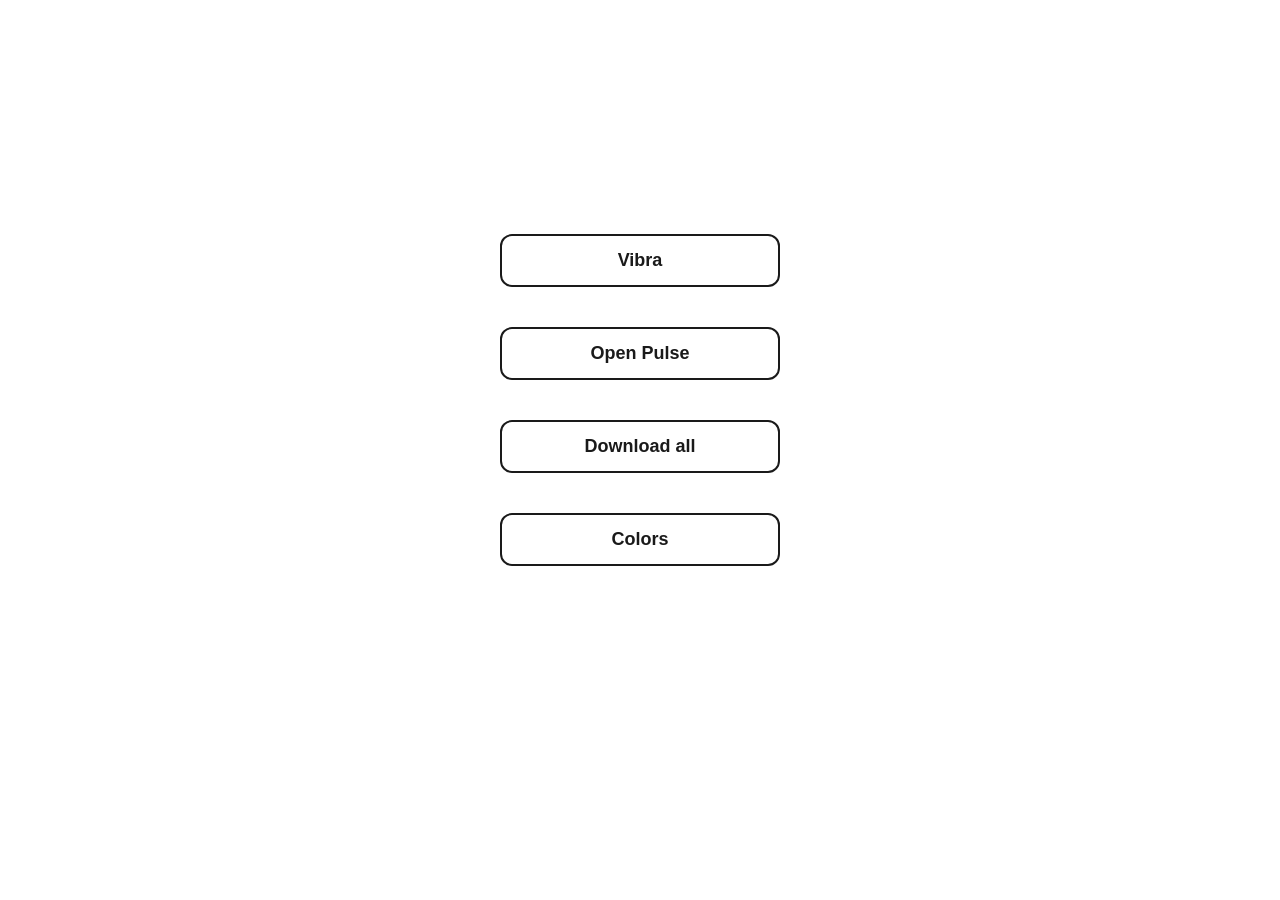
<file: docs/index.html>
<!DOCTYPE html>
<html lang="pt-BR">
<head>
  <meta charset="UTF-8">
  <meta name="viewport" content="width=device-width, initial-scale=1.0">
  <title>Logos</title>
  <link rel="stylesheet" href="style.css">
</head>
<body>
  <div class="container" style="justify-content:center;min-height:80vh;">
    <a href="vibra.html" class="nav-btn">Vibra</a>
    <a href="pulse.html" class="nav-btn">Open Pulse</a>
    <a href="https://media.githubusercontent.com/media/MOPT-UFSC/molde/main/data/all_logos.zip" class="nav-btn" download>Download all</a>
    <a href="colors.html" class="nav-btn">Colors</a>
  </div>
</body>
</html>
</file>
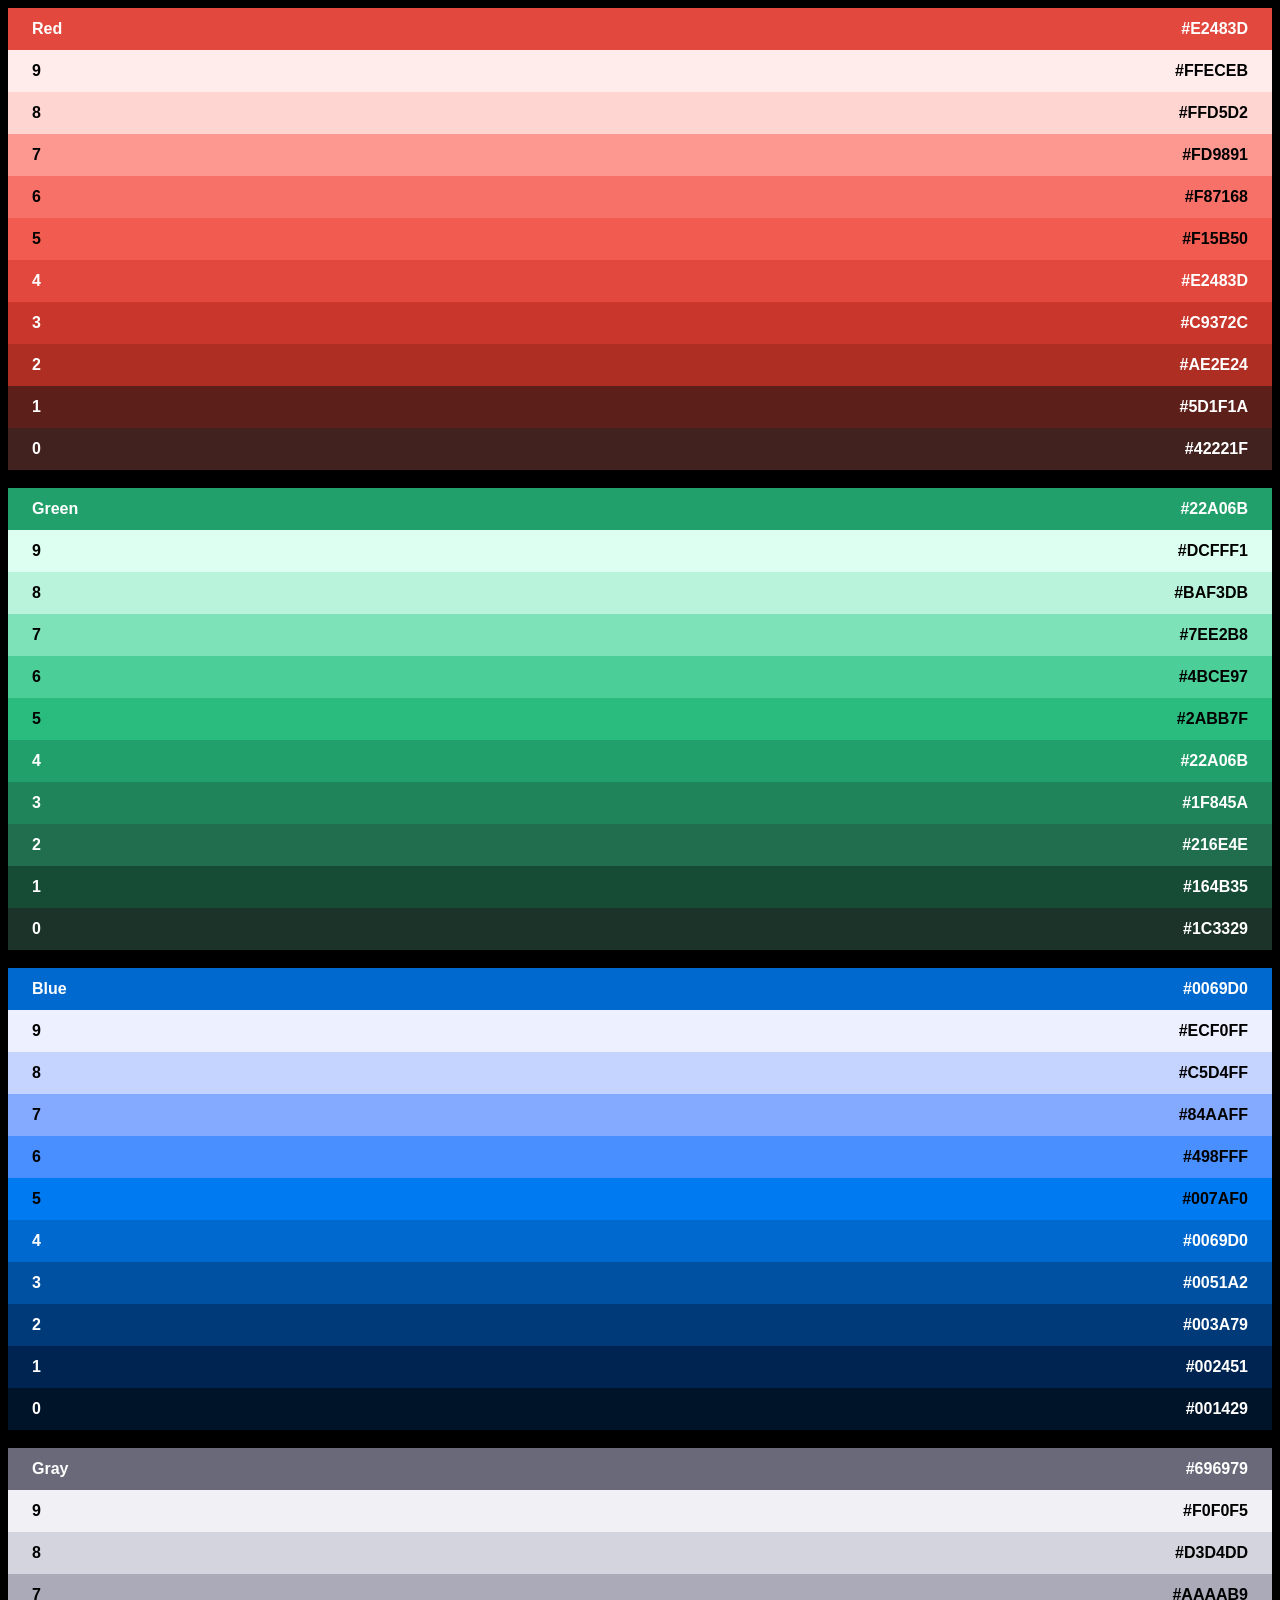
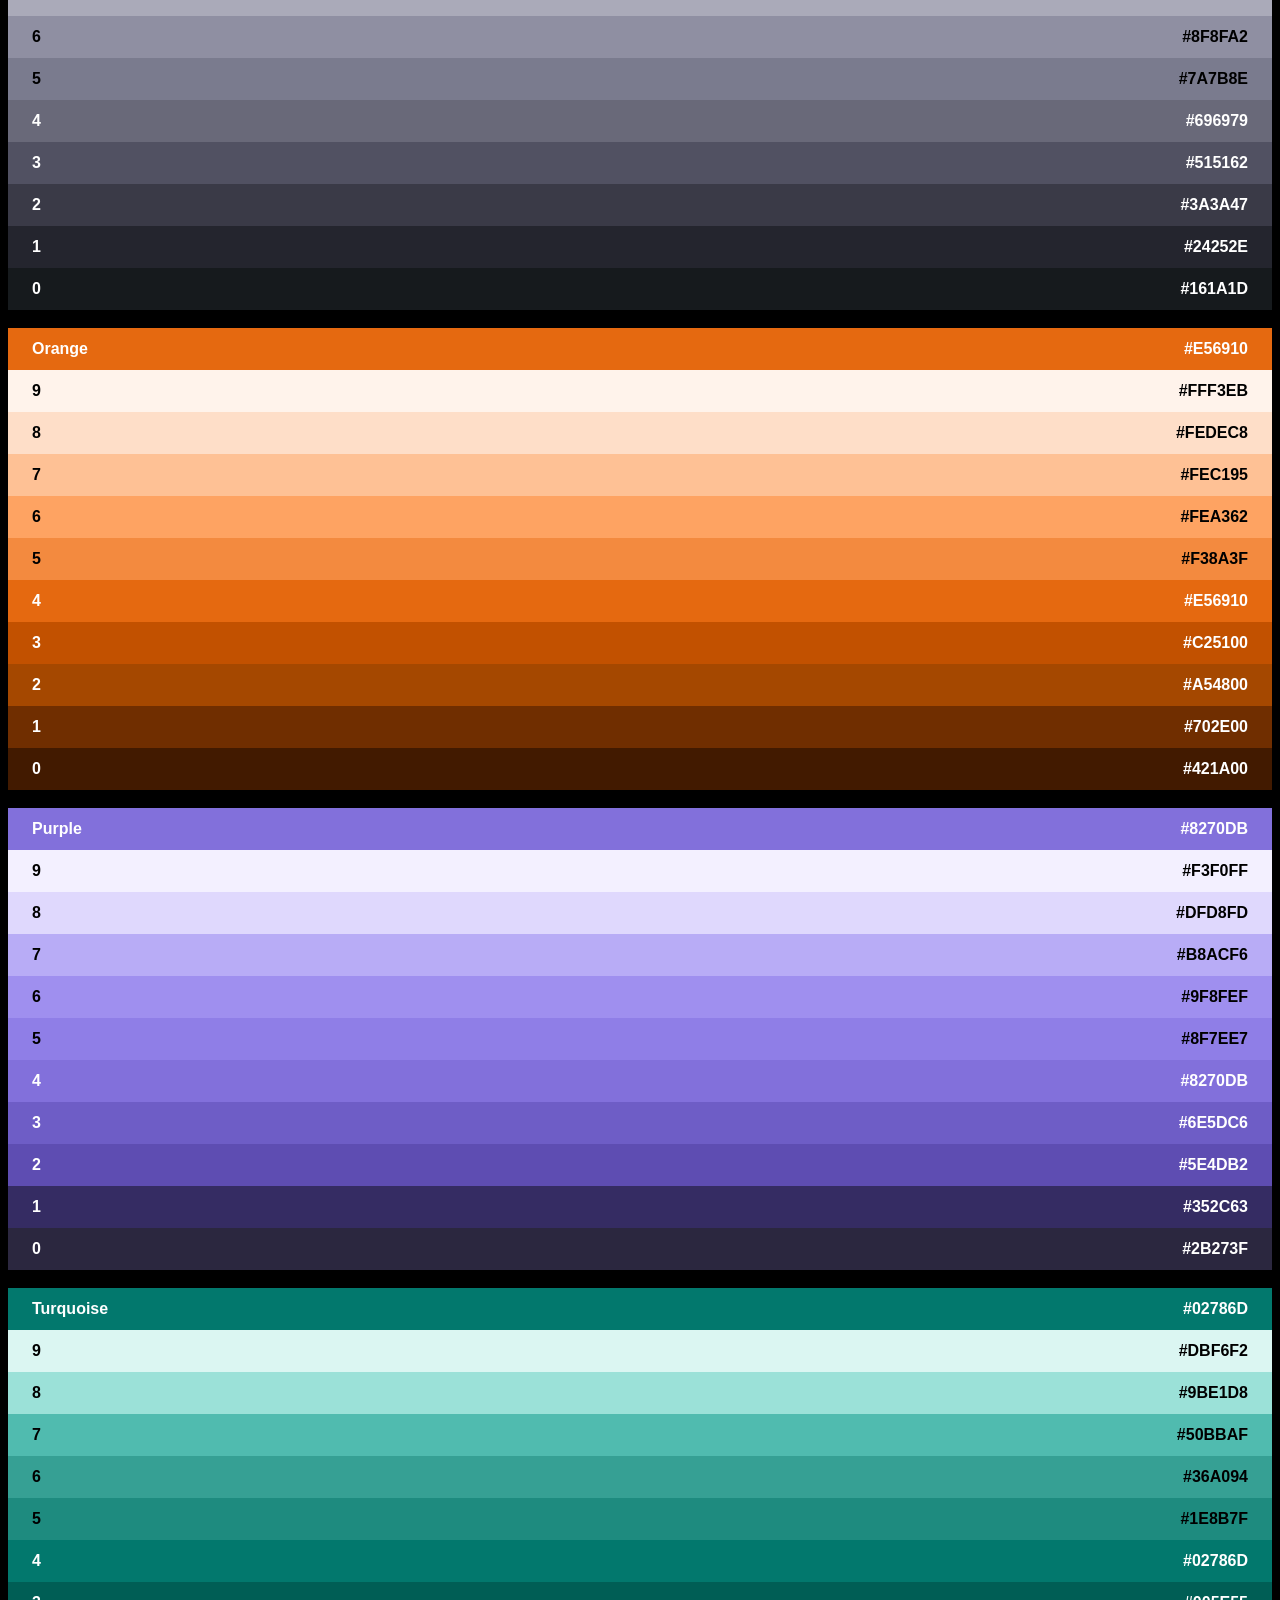
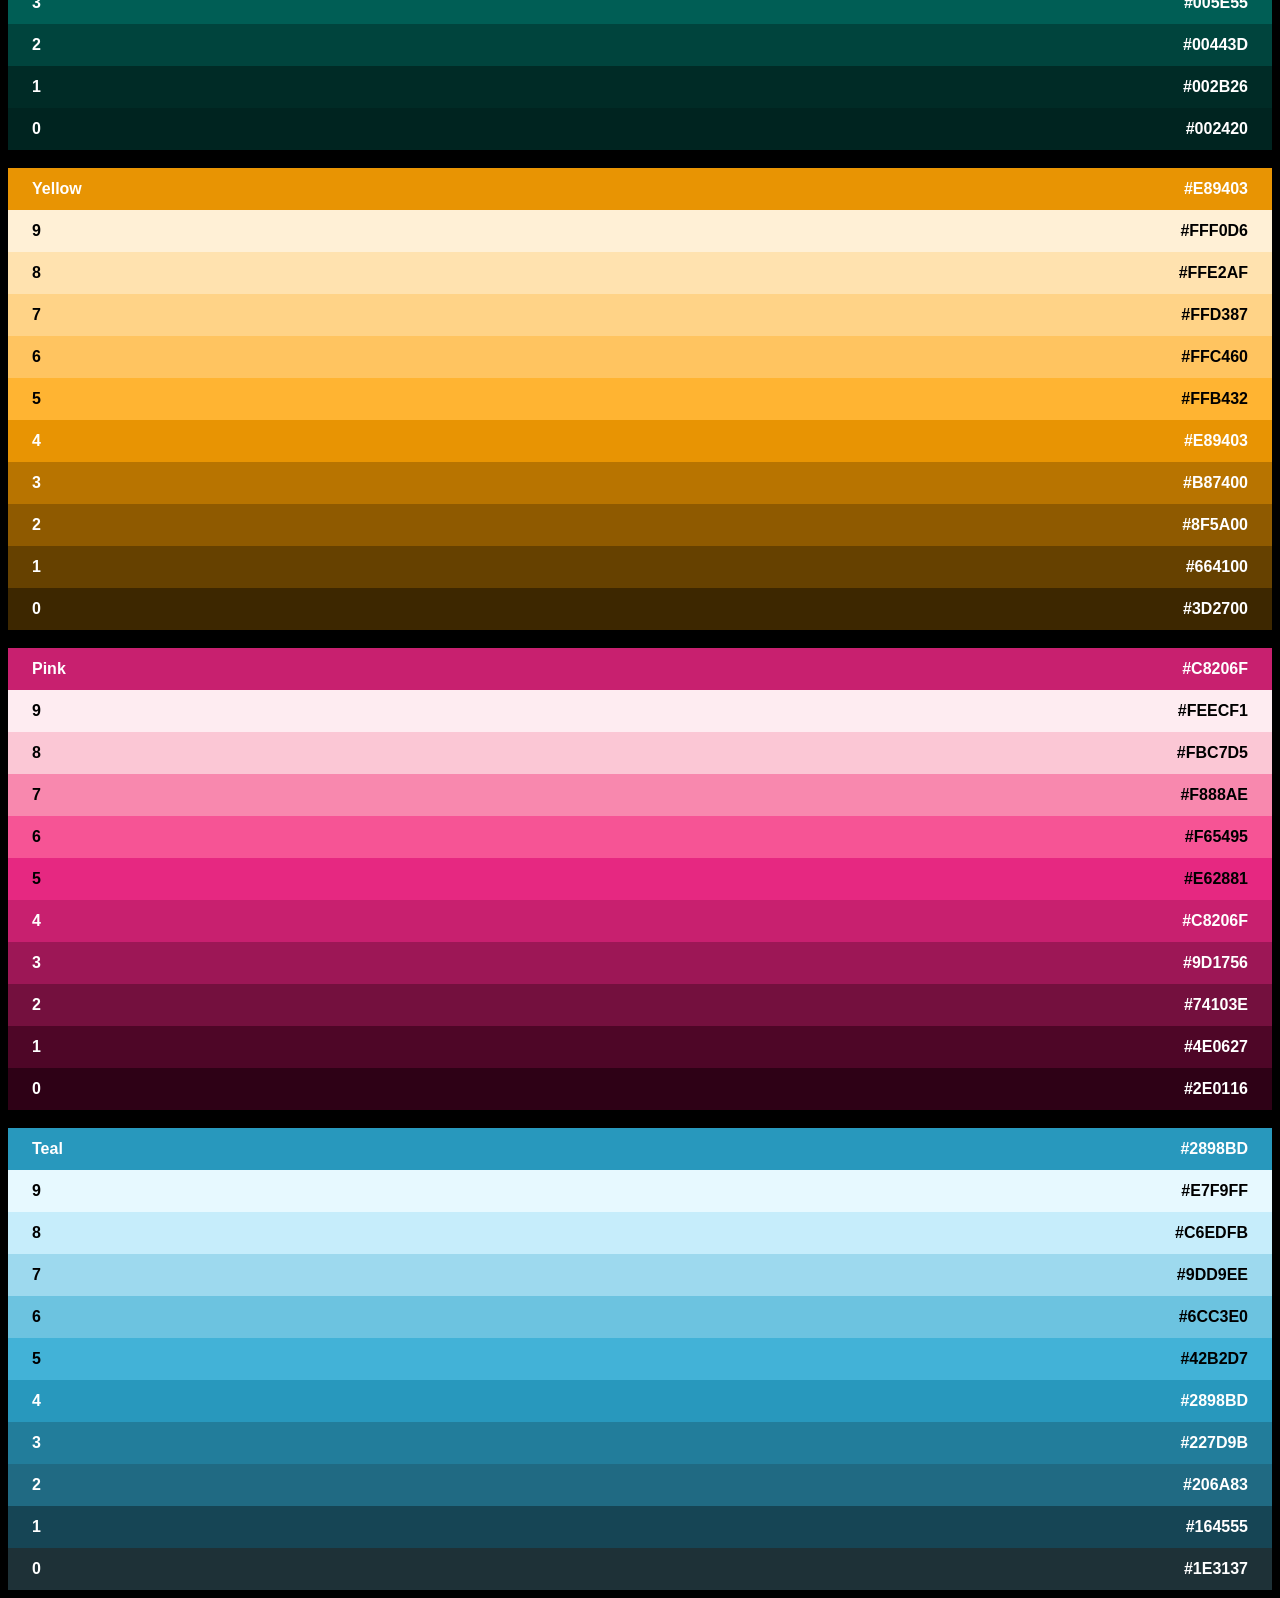
<file: docs/colors.html>
<html>
<title>Molde Colors</title>
<style>
body{
  font-family: sans-serif;
  background-color: #000000;
}
div.colorblock {
  display:flex;
  justify-content:space-between;
  padding: 0.75rem 1.5rem;
}
</style>

<div class="colorblock" style="color:#ffffff; background:#E2483D"><b>Red</b><b>#E2483D</b></div>
<div class="colorblock" style="color:#000000; background:#FFECEB"><b>9</b><b>#FFECEB</b></div>
<div class="colorblock" style="color:#000000; background:#FFD5D2"><b>8</b><b>#FFD5D2</b></div>
<div class="colorblock" style="color:#000000; background:#FD9891"><b>7</b><b>#FD9891</b></div>
<div class="colorblock" style="color:#000000; background:#F87168"><b>6</b><b>#F87168</b></div>
<div class="colorblock" style="color:#000000; background:#F15B50"><b>5</b><b>#F15B50</b></div>
<div class="colorblock" style="color:#FFFFFF; background:#E2483D"><b>4</b><b>#E2483D</b></div>
<div class="colorblock" style="color:#FFFFFF; background:#C9372C"><b>3</b><b>#C9372C</b></div>
<div class="colorblock" style="color:#FFFFFF; background:#AE2E24"><b>2</b><b>#AE2E24</b></div>
<div class="colorblock" style="color:#FFFFFF; background:#5D1F1A"><b>1</b><b>#5D1F1A</b></div>
<div class="colorblock" style="color:#FFFFFF; background:#42221F"><b>0</b><b>#42221F</b></div>

&nbsp;

<div class="colorblock" style="color:#ffffff; background:#22A06B"><b>Green</b><b>#22A06B</b></div>
<div class="colorblock" style="color:#000000; background:#DCFFF1"><b>9</b><b>#DCFFF1</b></div>
<div class="colorblock" style="color:#000000; background:#BAF3DB"><b>8</b><b>#BAF3DB</b></div>
<div class="colorblock" style="color:#000000; background:#7EE2B8"><b>7</b><b>#7EE2B8</b></div>
<div class="colorblock" style="color:#000000; background:#4BCE97"><b>6</b><b>#4BCE97</b></div>
<div class="colorblock" style="color:#000000; background:#2ABB7F"><b>5</b><b>#2ABB7F</b></div>
<div class="colorblock" style="color:#FFFFFF; background:#22A06B"><b>4</b><b>#22A06B</b></div>
<div class="colorblock" style="color:#FFFFFF; background:#1F845A"><b>3</b><b>#1F845A</b></div>
<div class="colorblock" style="color:#FFFFFF; background:#216E4E"><b>2</b><b>#216E4E</b></div>
<div class="colorblock" style="color:#FFFFFF; background:#164B35"><b>1</b><b>#164B35</b></div>
<div class="colorblock" style="color:#FFFFFF; background:#1C3329"><b>0</b><b>#1C3329</b></div>

&nbsp;

<div class="colorblock" style="color:#ffffff; background:#0069D0"><b>Blue</b><b>#0069D0</b></div>
<div class="colorblock" style="color:#000000; background:#ECF0FF"><b>9</b><b>#ECF0FF</b></div>
<div class="colorblock" style="color:#000000; background:#C5D4FF"><b>8</b><b>#C5D4FF</b></div>
<div class="colorblock" style="color:#000000; background:#84AAFF"><b>7</b><b>#84AAFF</b></div>
<div class="colorblock" style="color:#000000; background:#498FFF"><b>6</b><b>#498FFF</b></div>
<div class="colorblock" style="color:#000000; background:#007AF0"><b>5</b><b>#007AF0</b></div>
<div class="colorblock" style="color:#FFFFFF; background:#0069D0"><b>4</b><b>#0069D0</b></div>
<div class="colorblock" style="color:#FFFFFF; background:#0051A2"><b>3</b><b>#0051A2</b></div>
<div class="colorblock" style="color:#FFFFFF; background:#003A79"><b>2</b><b>#003A79</b></div>
<div class="colorblock" style="color:#FFFFFF; background:#002451"><b>1</b><b>#002451</b></div>
<div class="colorblock" style="color:#FFFFFF; background:#001429"><b>0</b><b>#001429</b></div>

&nbsp;

<div class="colorblock" style="color:#ffffff; background:#696979"><b>Gray</b><b>#696979</b></div>
<div class="colorblock" style="color:#000000; background:#F0F0F5"><b>9</b><b>#F0F0F5</b></div>
<div class="colorblock" style="color:#000000; background:#D3D4DD"><b>8</b><b>#D3D4DD</b></div>
<div class="colorblock" style="color:#000000; background:#AAAAB9"><b>7</b><b>#AAAAB9</b></div>
<div class="colorblock" style="color:#000000; background:#8F8FA2"><b>6</b><b>#8F8FA2</b></div>
<div class="colorblock" style="color:#000000; background:#7A7B8E"><b>5</b><b>#7A7B8E</b></div>
<div class="colorblock" style="color:#FFFFFF; background:#696979"><b>4</b><b>#696979</b></div>
<div class="colorblock" style="color:#FFFFFF; background:#515162"><b>3</b><b>#515162</b></div>
<div class="colorblock" style="color:#FFFFFF; background:#3A3A47"><b>2</b><b>#3A3A47</b></div>
<div class="colorblock" style="color:#FFFFFF; background:#24252E"><b>1</b><b>#24252E</b></div>
<div class="colorblock" style="color:#FFFFFF; background:#161A1D"><b>0</b><b>#161A1D</b></div>

&nbsp;

<div class="colorblock" style="color:#ffffff; background:#E56910"><b>Orange</b><b>#E56910</b></div>
<div class="colorblock" style="color:#000000; background:#FFF3EB"><b>9</b><b>#FFF3EB</b></div>
<div class="colorblock" style="color:#000000; background:#FEDEC8"><b>8</b><b>#FEDEC8</b></div>
<div class="colorblock" style="color:#000000; background:#FEC195"><b>7</b><b>#FEC195</b></div>
<div class="colorblock" style="color:#000000; background:#FEA362"><b>6</b><b>#FEA362</b></div>
<div class="colorblock" style="color:#000000; background:#F38A3F"><b>5</b><b>#F38A3F</b></div>
<div class="colorblock" style="color:#FFFFFF; background:#E56910"><b>4</b><b>#E56910</b></div>
<div class="colorblock" style="color:#FFFFFF; background:#C25100"><b>3</b><b>#C25100</b></div>
<div class="colorblock" style="color:#FFFFFF; background:#A54800"><b>2</b><b>#A54800</b></div>
<div class="colorblock" style="color:#FFFFFF; background:#702E00"><b>1</b><b>#702E00</b></div>
<div class="colorblock" style="color:#FFFFFF; background:#421A00"><b>0</b><b>#421A00</b></div>

&nbsp;

<div class="colorblock" style="color:#ffffff; background:#8270DB"><b>Purple</b><b>#8270DB</b></div>
<div class="colorblock" style="color:#000000; background:#F3F0FF"><b>9</b><b>#F3F0FF</b></div>
<div class="colorblock" style="color:#000000; background:#DFD8FD"><b>8</b><b>#DFD8FD</b></div>
<div class="colorblock" style="color:#000000; background:#B8ACF6"><b>7</b><b>#B8ACF6</b></div>
<div class="colorblock" style="color:#000000; background:#9F8FEF"><b>6</b><b>#9F8FEF</b></div>
<div class="colorblock" style="color:#000000; background:#8F7EE7"><b>5</b><b>#8F7EE7</b></div>
<div class="colorblock" style="color:#FFFFFF; background:#8270DB"><b>4</b><b>#8270DB</b></div>
<div class="colorblock" style="color:#FFFFFF; background:#6E5DC6"><b>3</b><b>#6E5DC6</b></div>
<div class="colorblock" style="color:#FFFFFF; background:#5E4DB2"><b>2</b><b>#5E4DB2</b></div>
<div class="colorblock" style="color:#FFFFFF; background:#352C63"><b>1</b><b>#352C63</b></div>
<div class="colorblock" style="color:#FFFFFF; background:#2B273F"><b>0</b><b>#2B273F</b></div>

&nbsp;

<div class="colorblock" style="color:#ffffff; background:#02786D"><b>Turquoise</b><b>#02786D</b></div>
<div class="colorblock" style="color:#000000; background:#DBF6F2"><b>9</b><b>#DBF6F2</b></div>
<div class="colorblock" style="color:#000000; background:#9BE1D8"><b>8</b><b>#9BE1D8</b></div>
<div class="colorblock" style="color:#000000; background:#50BBAF"><b>7</b><b>#50BBAF</b></div>
<div class="colorblock" style="color:#000000; background:#36A094"><b>6</b><b>#36A094</b></div>
<div class="colorblock" style="color:#000000; background:#1E8B7F"><b>5</b><b>#1E8B7F</b></div>
<div class="colorblock" style="color:#FFFFFF; background:#02786D"><b>4</b><b>#02786D</b></div>
<div class="colorblock" style="color:#FFFFFF; background:#005E55"><b>3</b><b>#005E55</b></div>
<div class="colorblock" style="color:#FFFFFF; background:#00443D"><b>2</b><b>#00443D</b></div>
<div class="colorblock" style="color:#FFFFFF; background:#002B26"><b>1</b><b>#002B26</b></div>
<div class="colorblock" style="color:#FFFFFF; background:#002420"><b>0</b><b>#002420</b></div>

&nbsp;

<div class="colorblock" style="color:#ffffff; background:#E89403"><b>Yellow</b><b>#E89403</b></div>
<div class="colorblock" style="color:#000000; background:#FFF0D6"><b>9</b><b>#FFF0D6</b></div>
<div class="colorblock" style="color:#000000; background:#FFE2AF"><b>8</b><b>#FFE2AF</b></div>
<div class="colorblock" style="color:#000000; background:#FFD387"><b>7</b><b>#FFD387</b></div>
<div class="colorblock" style="color:#000000; background:#FFC460"><b>6</b><b>#FFC460</b></div>
<div class="colorblock" style="color:#000000; background:#FFB432"><b>5</b><b>#FFB432</b></div>
<div class="colorblock" style="color:#FFFFFF; background:#E89403"><b>4</b><b>#E89403</b></div>
<div class="colorblock" style="color:#FFFFFF; background:#B87400"><b>3</b><b>#B87400</b></div>
<div class="colorblock" style="color:#FFFFFF; background:#8F5A00"><b>2</b><b>#8F5A00</b></div>
<div class="colorblock" style="color:#FFFFFF; background:#664100"><b>1</b><b>#664100</b></div>
<div class="colorblock" style="color:#FFFFFF; background:#3D2700"><b>0</b><b>#3D2700</b></div>

&nbsp;

<div class="colorblock" style="color:#ffffff; background:#C8206F"><b>Pink</b><b>#C8206F</b></div>
<div class="colorblock" style="color:#000000; background:#FEECF1"><b>9</b><b>#FEECF1</b></div>
<div class="colorblock" style="color:#000000; background:#FBC7D5"><b>8</b><b>#FBC7D5</b></div>
<div class="colorblock" style="color:#000000; background:#F888AE"><b>7</b><b>#F888AE</b></div>
<div class="colorblock" style="color:#000000; background:#F65495"><b>6</b><b>#F65495</b></div>
<div class="colorblock" style="color:#000000; background:#E62881"><b>5</b><b>#E62881</b></div>
<div class="colorblock" style="color:#FFFFFF; background:#C8206F"><b>4</b><b>#C8206F</b></div>
<div class="colorblock" style="color:#FFFFFF; background:#9D1756"><b>3</b><b>#9D1756</b></div>
<div class="colorblock" style="color:#FFFFFF; background:#74103E"><b>2</b><b>#74103E</b></div>
<div class="colorblock" style="color:#FFFFFF; background:#4E0627"><b>1</b><b>#4E0627</b></div>
<div class="colorblock" style="color:#FFFFFF; background:#2E0116"><b>0</b><b>#2E0116</b></div>

&nbsp;

<div class="colorblock" style="color:#ffffff; background:#2898BD"><b>Teal</b><b>#2898BD</b></div>
<div class="colorblock" style="color:#000000; background:#E7F9FF"><b>9</b><b>#E7F9FF</b></div>
<div class="colorblock" style="color:#000000; background:#C6EDFB"><b>8</b><b>#C6EDFB</b></div>
<div class="colorblock" style="color:#000000; background:#9DD9EE"><b>7</b><b>#9DD9EE</b></div>
<div class="colorblock" style="color:#000000; background:#6CC3E0"><b>6</b><b>#6CC3E0</b></div>
<div class="colorblock" style="color:#000000; background:#42B2D7"><b>5</b><b>#42B2D7</b></div>
<div class="colorblock" style="color:#FFFFFF; background:#2898BD"><b>4</b><b>#2898BD</b></div>
<div class="colorblock" style="color:#FFFFFF; background:#227D9B"><b>3</b><b>#227D9B</b></div>
<div class="colorblock" style="color:#FFFFFF; background:#206A83"><b>2</b><b>#206A83</b></div>
<div class="colorblock" style="color:#FFFFFF; background:#164555"><b>1</b><b>#164555</b></div>
<div class="colorblock" style="color:#FFFFFF; background:#1E3137"><b>0</b><b>#1E3137</b></div>

</html>
</file>
<file: docs/style.css>
* {
  margin: 0;
  padding: 0;
  box-sizing: border-box;
}

body {
  font-family: -apple-system, BlinkMacSystemFont, 'Segoe UI', Roboto, sans-serif;
  background: #ffffff;
  padding: 40px 20px;
}

.container {
  max-width: 800px;
  margin: 0 auto;
  display: flex;
  flex-direction: column;
  align-items: center;
  gap: 40px;
}

.block {
  width: 100%;
  max-width: 500px;
  border-radius: 16px;
  padding: 32px;
  transition: background 0.3s, color 0.3s;
  background: #ffffff;
  color: #1a1a1a;
  box-shadow: 0 2px 12px rgba(0, 0, 0, 0.08);
}

.block-title {
  font-size: 22px;
  font-weight: 700;
  margin-bottom: 20px;
  text-align: center;
}

.block-logo {
  display: block;
  max-width: 100%;
  height: auto;
  margin: 0 auto 20px;
  max-height: 160px;
  object-fit: contain;
}

.back-link {
  display: inline-block;
  margin-bottom: 20px;
  color: inherit;
  text-decoration: none;
  font-size: 14px;
  opacity: 0.6;
  align-self: flex-start;
}

.back-link:hover {
  opacity: 1;
}

.block-links {
  list-style: none;
  display: flex;
  flex-wrap: wrap;
  justify-content: center;
  gap: 12px 20px;
}

.block-links li {
  font-size: 14px;
}

.block-links .label {
  display: inline-block;
  padding: 4px 16px;
  border-radius: 20px;
  font-size: 13px;
  font-weight: 600;
  text-decoration: none;
  letter-spacing: 0.3px;
  transition: opacity 0.2s;
}

.block-links .label:hover {
  opacity: 0.65;
}

.theme-light .block-links .label {
  color: #1a1a1a;
  background: rgba(0,0,0,0.06);
}

.theme-dark .block-links .label {
  color: #f0f0f0;
  background: rgba(255,255,255,0.1);
}

.theme-color .block-links .label {
  color: #fff;
  background: rgba(255,255,255,0.2);
}

.nav-btn {
  display: block;
  width: 280px;
  padding: 14px 0;
  border-radius: 12px;
  font-size: 18px;
  font-weight: 600;
  text-decoration: none;
  color: #1a1a1a;
  background: transparent;
  border: 2px solid #1a1a1a;
  transition: background 0.2s, color 0.2s;
  text-align: center;
}

.nav-btn:hover {
  background: #1a1a1a;
  color: #fff;
}

.block.theme-light {
  background: #F0F0F5;
  color: #1a1a1a;
}

.block.theme-dark {
  background: #24252E;
  color: #f0f0f0;
}

.block.theme-color {
  background: linear-gradient(135deg, #919BFF, #133A94);
  color: #ffffff;
}
</file>
